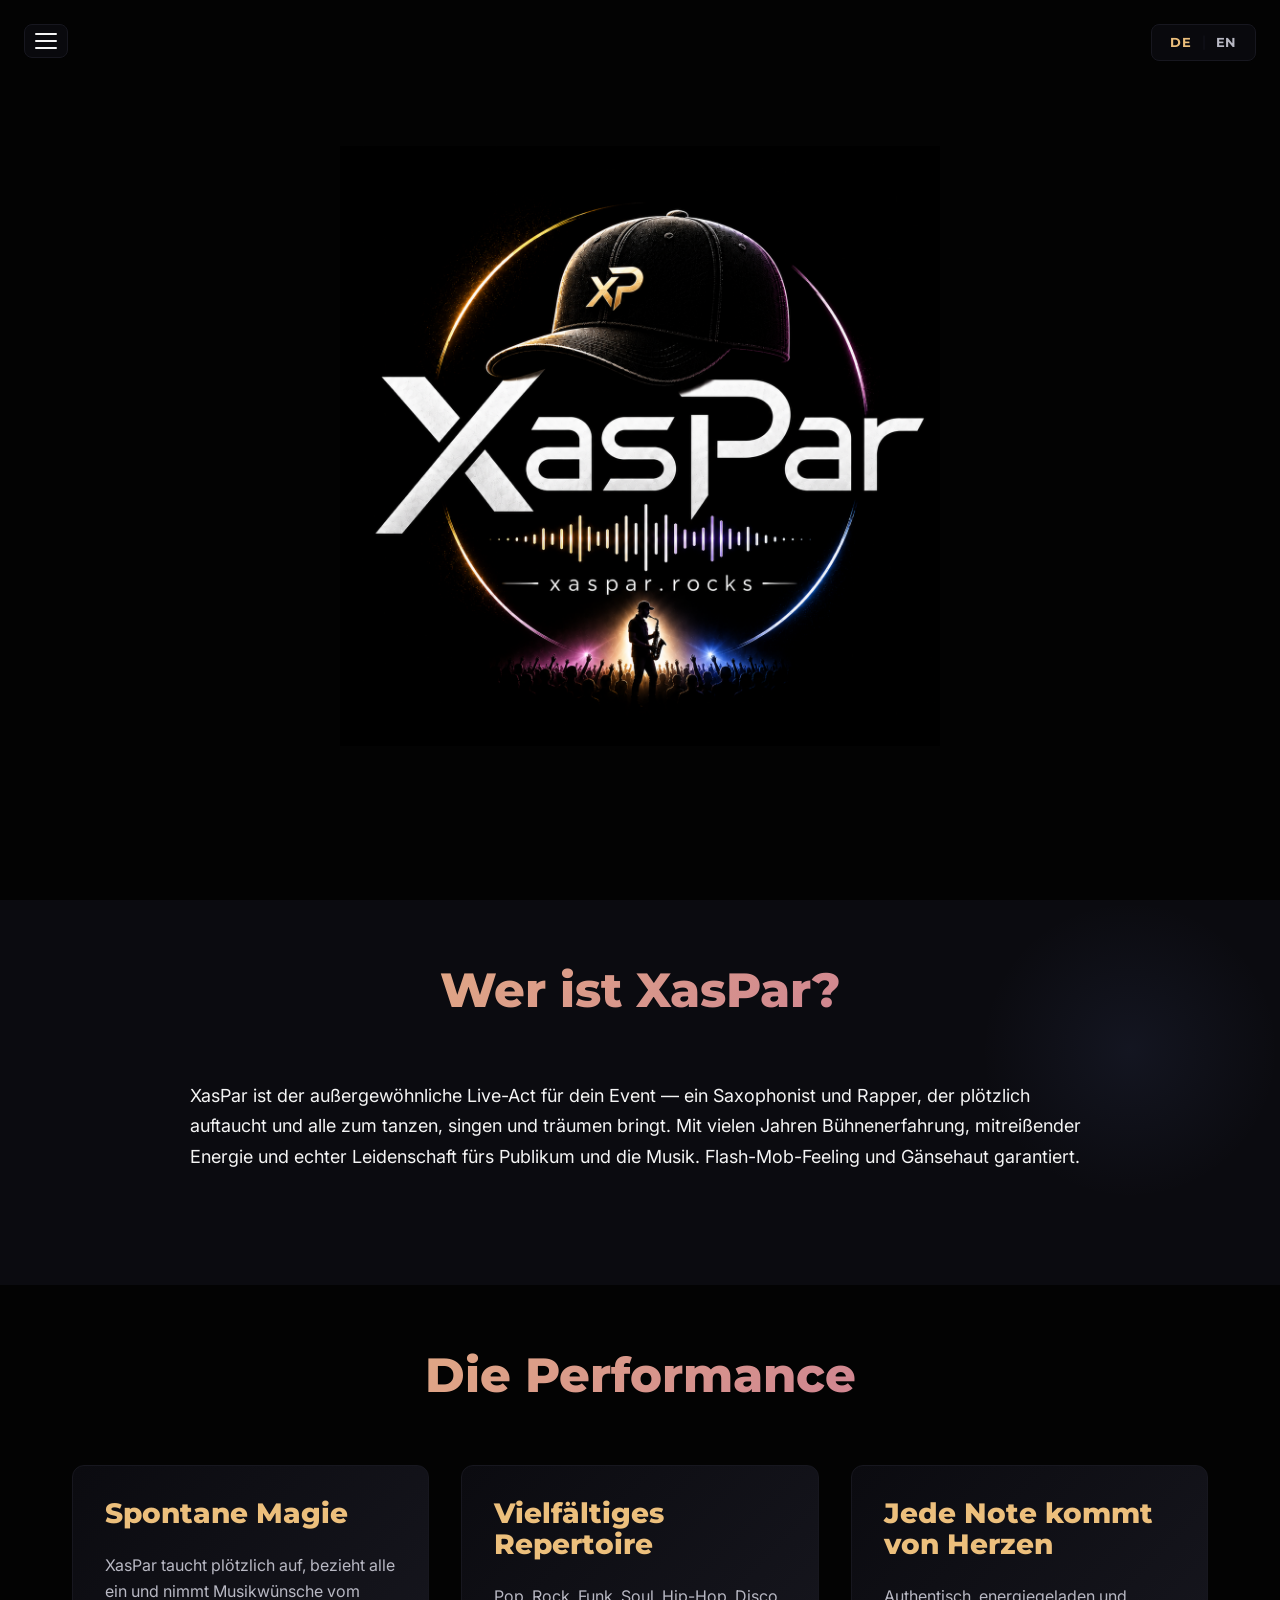
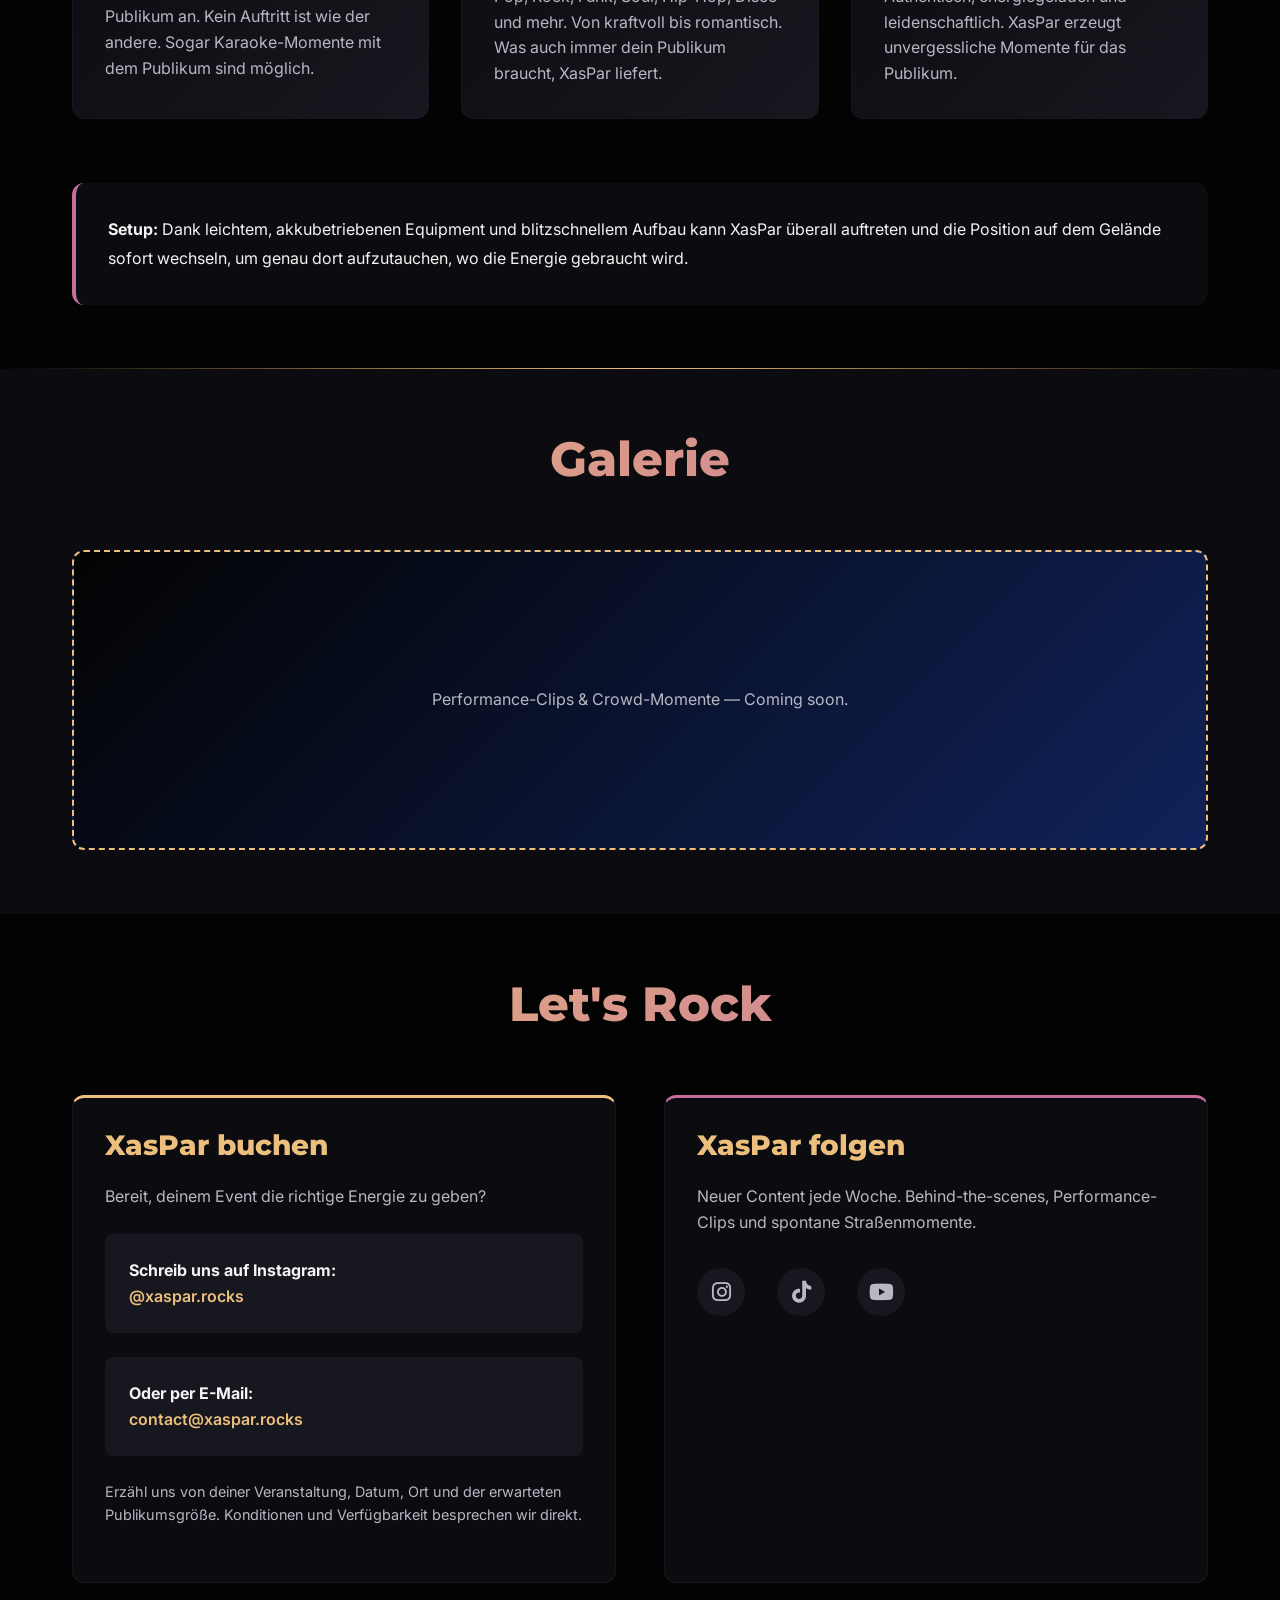
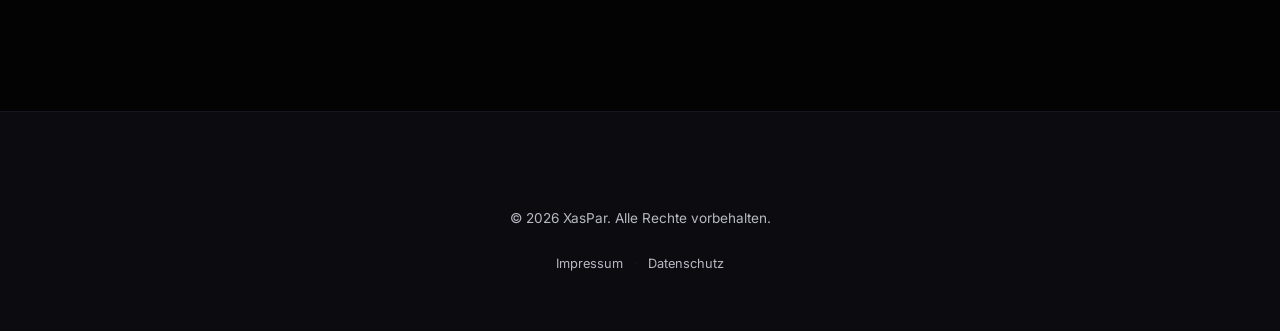
<file: index.html>
<!DOCTYPE html>
<html lang="de">
<head>
    <meta charset="UTF-8">
    <meta name="viewport" content="width=device-width, initial-scale=1.0">
    <meta name="description" content="XasPar - Saxophon und Rap für Festivals, Hochzeiten und Partys.">
    <meta name="theme-color" content="#030303">
    
    <title>XasPar — Spontane Live Saxophon &amp; Rap Show</title>
    
    <link rel="stylesheet" href="https://cdnjs.cloudflare.com/ajax/libs/font-awesome/6.4.0/css/all.min.css" integrity="sha512-iecdLmaskl7CVkqkXNQ/ZH/XLlvWZOJyj7Yy7tcenmpD1ypASozpmT/E0iPtmFIB46ZmdtAc9eNBvH0H/ZpiBw==" crossorigin="anonymous" referrerpolicy="no-referrer" />
    <link rel="stylesheet" href="styles.css">
    <link rel="preconnect" href="https://fonts.googleapis.com">
    <link rel="preconnect" href="https://fonts.gstatic.com" crossorigin>
    <link href="https://fonts.googleapis.com/css2?family=Inter:wght@400;500;600;700&family=Montserrat:wght@700;800;900&display=swap" rel="stylesheet">
</head>
<body>
    <!-- LANGUAGE SWITCHER -->
    <nav class="lang-switcher" aria-label="Language switcher">
        <button class="lang-btn active" data-lang="de" aria-pressed="true">DE</button>
        <span class="lang-divider">|</span>
        <button class="lang-btn" data-lang="en" aria-pressed="false">EN</button>
    </nav>

    <!-- HAMBURGER MENU -->
    <button class="hamburger-btn" id="hamburgerBtn" aria-label="Menü öffnen" aria-expanded="false">
        <span></span>
        <span></span>
        <span></span>
    </button>
    <nav class="hamburger-nav" id="hamburgerNav" aria-hidden="true">
        <ul>
            <li><a href="#about" data-i18n="footer-about">Über XasPar</a></li>
            <li><a href="#performance" data-i18n="footer-performance">Performance</a></li>
            <li><a href="#gallery" data-i18n="gallery-title">Galerie</a></li>
            <li><a href="#connect" data-i18n="footer-book">Kontakt</a></li>
        </ul>
    </nav>
    <div class="hamburger-overlay" id="hamburgerOverlay"></div>

    <!-- HERO SECTION -->
    <section class="hero">
        <div class="hero-content">
            <img src="img/logo.xaspar.png" alt="XasPar - Saxophone &amp; Rap Live Act" class="hero-logo">
        </div>
        <div class="hero-background"></div>
    </section>

    <!-- WHO IS XASPAR SECTION -->
    <section id="about" class="about">
        <div class="container">
            <h2 class="section-title" data-i18n="about-title">Wer ist XasPar?</h2>
            
            <div class="about-content">
                <div class="about-text">
                    <p class="lead" data-i18n="about-lead">XasPar ist der außergewöhnliche Live-Act für dein Event — ein Saxophonist und Rapper, der plötzlich auftaucht und alle zum tanzen, singen und träumen bringt. Mit vielen Jahren Bühnenerfahrung, mitreißender Energie und echter Leidenschaft fürs Publikum und die Musik. Flash-Mob-Feeling und Gänsehaut garantiert.</p>
                </div>
            </div>
        </div>
    </section>

    <!-- THE PERFORMANCE SECTION -->
    <section id="performance" class="performance">
        <div class="container">
            <h2 class="section-title" data-i18n="perf-title">Die Performance</h2>
            
            <div class="performance-benefits">
                <div class="benefit-card">
                    <h3 data-i18n="perf-card1-title">Spontane Magie</h3>
                    <p data-i18n="perf-card1-body">XasPar taucht plötzlich auf, bezieht alle ein und nimmt Musikwünsche vom Publikum an. Kein Auftritt ist wie der andere. Sogar Karaoke-Momente mit dem Publikum sind möglich.</p>
                </div>
                
                <div class="benefit-card">
                    <h3 data-i18n="perf-card2-title">Vielfältiges Repertoire</h3>
                    <p data-i18n="perf-card2-body">Pop, Rock, Funk, Soul, Hip-Hop, Disco und mehr. Von kraftvoll bis romantisch. Was auch immer dein Publikum braucht, XasPar liefert.</p>
                </div>
                
                <div class="benefit-card">
                    <h3 data-i18n="perf-card3-title">Jede Note kommt von Herzen</h3>
                    <p data-i18n="perf-card3-body">Authentisch, energiegeladen und leidenschaftlich. XasPar erzeugt unvergessliche Momente für das Publikum.</p>
                </div>
            </div>

            <div class="performance-highlight">
                <p data-i18n-html="perf-highlight"><strong>Setup:</strong> Dank leichtem, akkubetriebenen Equipment und blitzschnellem Aufbau kann XasPar überall auftreten und die Position auf dem Gelände sofort wechseln, um genau dort aufzutauchen, wo die Energie gebraucht wird.</p>
            </div>
        </div>
    </section>

    <!-- GALLERY PREVIEW SECTION -->
    <section id="gallery" class="gallery-preview">
        <div class="container">
            <h2 class="section-title" data-i18n="gallery-title">Galerie</h2>
            <div class="gallery-placeholder">
                <div class="placeholder-content">
                    <p data-i18n="gallery-placeholder">Performance-Clips &amp; Crowd-Momente — Coming soon.</p>
                </div>
            </div>
        </div>
    </section>

    <!-- BOOKING & SOCIAL SECTION -->
    <section id="connect" class="connect">
        <div class="container">
            <h2 class="section-title" data-i18n="connect-title">Let's Rock</h2>
            
            <div class="connect-content">
                <div class="booking-card">
                    <h3 data-i18n="booking-title">XasPar buchen</h3>
                    <p data-i18n="booking-intro">Bereit, deinem Event die richtige Energie zu geben?</p>
                    <p class="booking-instruction">
                        <span data-i18n-html="booking-instruction"><strong>Schreib uns auf Instagram:</strong></span><br>
                        <a href="https://instagram.com/xaspar.rocks" target="_blank" class="link">@xaspar.rocks</a>
                    </p>
                    <p class="booking-instruction">
                        <span data-i18n-html="booking-email-label"><strong>Oder per E-Mail:</strong></span><br>
                        <a class="js-email link" data-u="contact" data-d="xaspar.rocks"></a>
                    </p>
                    <p class="booking-note" data-i18n="booking-note">Erzähl uns von deiner Veranstaltung, Datum, Ort und der erwarteten Publikumsgröße. Konditionen und Verfügbarkeit besprechen wir direkt.</p>
                </div>

                <div class="social-links">
                    <h3 data-i18n="social-title">XasPar folgen</h3>
                    <p data-i18n="social-desc">Neuer Content jede Woche. Behind-the-scenes, Performance-Clips und spontane Straßenmomente.</p>
                    <div class="social-icons">
                        <a href="https://instagram.com/xaspar.rocks" target="_blank" class="social-icon" title="Instagram">
                            <i class="fab fa-instagram"></i>
                        </a>
                        <a href="https://tiktok.com/@xaspar.rocks" target="_blank" class="social-icon" title="TikTok">
                            <i class="fab fa-tiktok"></i>
                        </a>
                        <a href="https://youtube.com/@xaspar-rocks" target="_blank" class="social-icon" title="YouTube">
                            <i class="fab fa-youtube"></i>
                        </a>
                    </div>
                </div>
            </div>
        </div>
    </section>

    <!-- FOOTER -->
    <footer class="footer">
        <div class="container">
            <div class="footer-bottom">
                <p data-i18n="footer-copyright">&copy; 2026 XasPar. Alle Rechte vorbehalten.</p>
                <p class="footer-legal-links">
                    <a href="impressum.html">Impressum</a>
                    <span class="footer-legal-sep">·</span>
                    <a href="datenschutz.html">Datenschutz</a>
                </p>
            </div>
        </div>
    </footer>

    <script src="script.js"></script>

    <!-- SCROLL TO TOP -->
    <button class="scroll-top-btn" id="scrollTopBtn" aria-label="Zurück nach oben">
        <i class="fas fa-chevron-up"></i>
    </button>
</body>
</html>
</file>
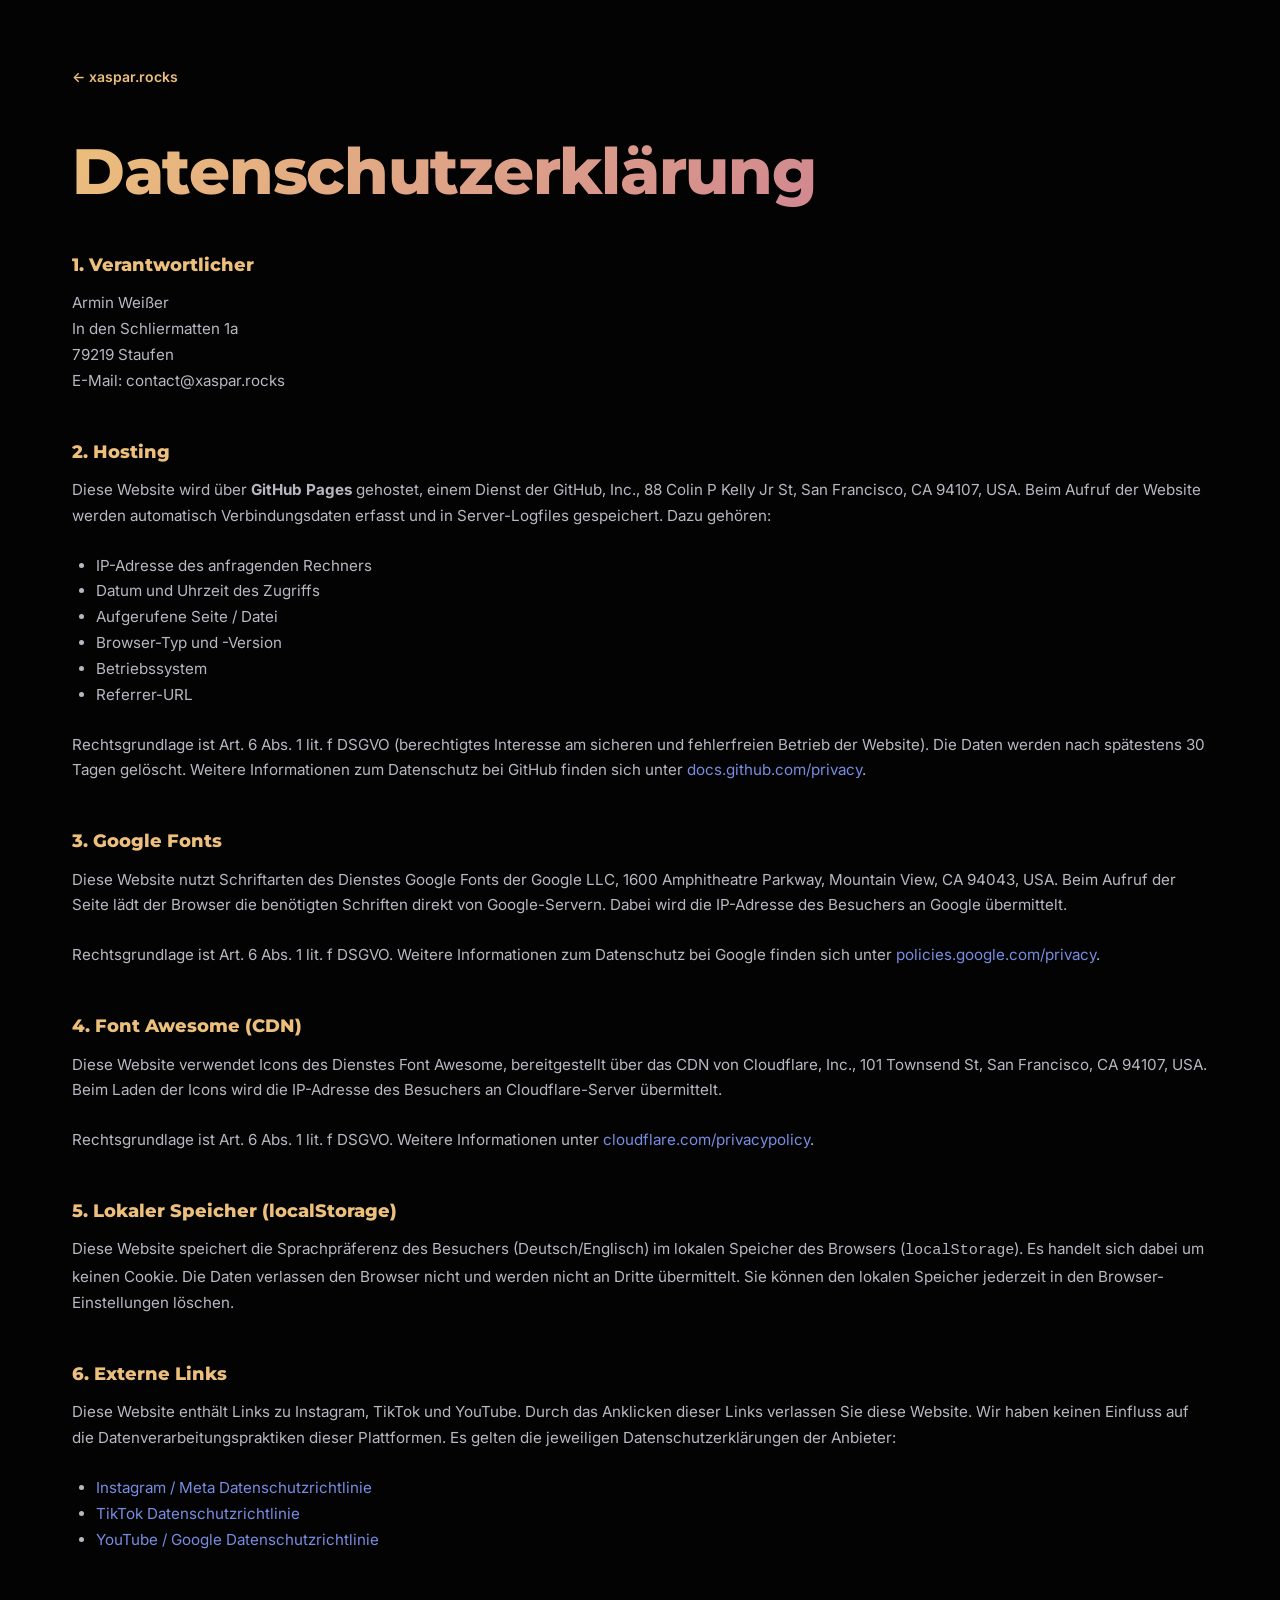
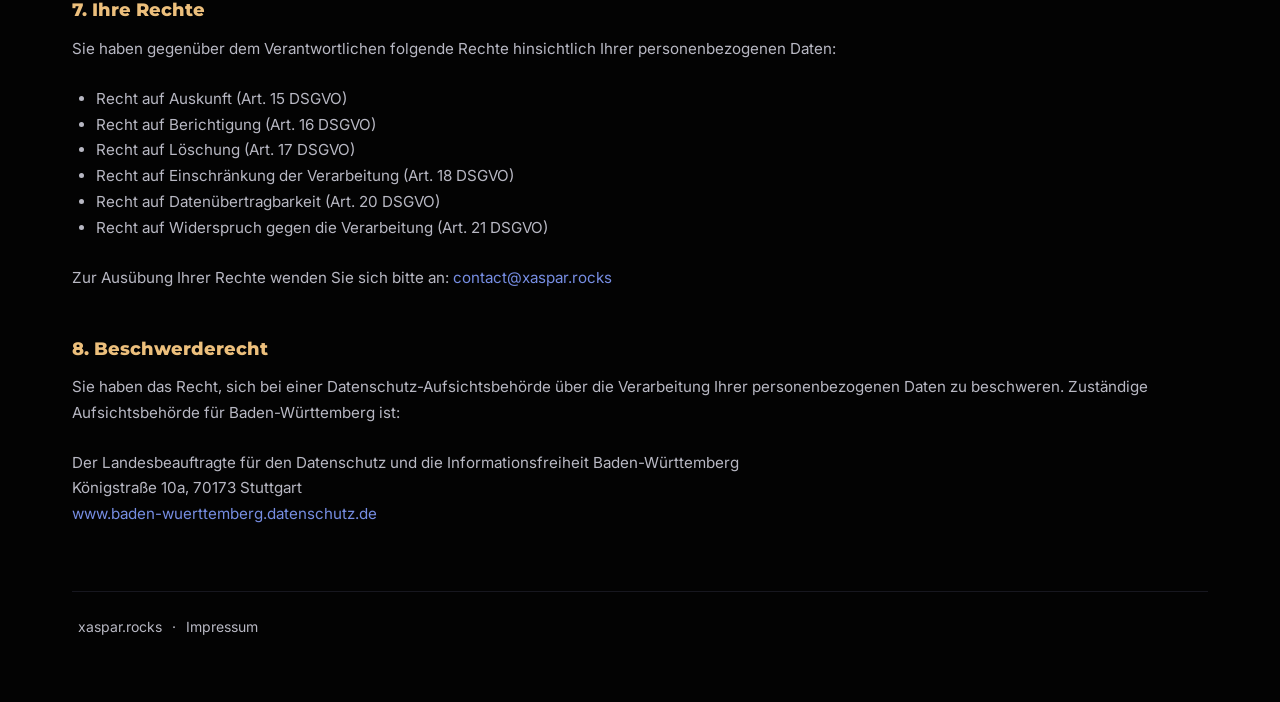
<file: datenschutz.html>
<!DOCTYPE html>
<html lang="de">
<head>
    <meta charset="UTF-8">
    <meta name="viewport" content="width=device-width, initial-scale=1.0">
    <meta name="robots" content="noindex, nofollow">
    <title>Datenschutzerklärung — XasPar</title>
    <link rel="stylesheet" href="styles.css">
    <link rel="preconnect" href="https://fonts.googleapis.com">
    <link rel="preconnect" href="https://fonts.gstatic.com" crossorigin>
    <link href="https://fonts.googleapis.com/css2?family=Inter:wght@400;500;600;700&family=Montserrat:wght@700;800;900&display=swap" rel="stylesheet">
</head>
<body>
    <div class="legal-page">
        <div class="container">

            <a href="index.html" class="legal-back">← xaspar.rocks</a>

            <h1>Datenschutzerklärung</h1>

            <h2>1. Verantwortlicher</h2>
            <p>
                Armin Weißer<br>
                In den Schliermatten 1a<br>
                79219 Staufen<br>
                E-Mail: <span class="js-email" data-u="contact" data-d="xaspar.rocks"></span>
            </p>

            <h2>2. Hosting</h2>
            <p>Diese Website wird über <strong>GitHub Pages</strong> gehostet, einem Dienst der GitHub, Inc., 88 Colin P Kelly Jr St, San Francisco, CA 94107, USA. Beim Aufruf der Website werden automatisch Verbindungsdaten erfasst und in Server-Logfiles gespeichert. Dazu gehören:</p>
            <ul>
                <li>IP-Adresse des anfragenden Rechners</li>
                <li>Datum und Uhrzeit des Zugriffs</li>
                <li>Aufgerufene Seite / Datei</li>
                <li>Browser-Typ und -Version</li>
                <li>Betriebssystem</li>
                <li>Referrer-URL</li>
            </ul>
            <p>Rechtsgrundlage ist Art. 6 Abs. 1 lit. f DSGVO (berechtigtes Interesse am sicheren und fehlerfreien Betrieb der Website). Die Daten werden nach spätestens 30 Tagen gelöscht. Weitere Informationen zum Datenschutz bei GitHub finden sich unter <a href="https://docs.github.com/en/site-policy/privacy-policies/github-general-privacy-statement" target="_blank" rel="noopener noreferrer">docs.github.com/privacy</a>.</p>

            <h2>3. Google Fonts</h2>
            <p>Diese Website nutzt Schriftarten des Dienstes Google Fonts der Google LLC, 1600 Amphitheatre Parkway, Mountain View, CA 94043, USA. Beim Aufruf der Seite lädt der Browser die benötigten Schriften direkt von Google-Servern. Dabei wird die IP-Adresse des Besuchers an Google übermittelt.</p>
            <p>Rechtsgrundlage ist Art. 6 Abs. 1 lit. f DSGVO. Weitere Informationen zum Datenschutz bei Google finden sich unter <a href="https://policies.google.com/privacy" target="_blank" rel="noopener noreferrer">policies.google.com/privacy</a>.</p>

            <h2>4. Font Awesome (CDN)</h2>
            <p>Diese Website verwendet Icons des Dienstes Font Awesome, bereitgestellt über das CDN von Cloudflare, Inc., 101 Townsend St, San Francisco, CA 94107, USA. Beim Laden der Icons wird die IP-Adresse des Besuchers an Cloudflare-Server übermittelt.</p>
            <p>Rechtsgrundlage ist Art. 6 Abs. 1 lit. f DSGVO. Weitere Informationen unter <a href="https://www.cloudflare.com/privacypolicy/" target="_blank" rel="noopener noreferrer">cloudflare.com/privacypolicy</a>.</p>

            <h2>5. Lokaler Speicher (localStorage)</h2>
            <p>Diese Website speichert die Sprachpräferenz des Besuchers (Deutsch/Englisch) im lokalen Speicher des Browsers (<code>localStorage</code>). Es handelt sich dabei um keinen Cookie. Die Daten verlassen den Browser nicht und werden nicht an Dritte übermittelt. Sie können den lokalen Speicher jederzeit in den Browser-Einstellungen löschen.</p>

            <h2>6. Externe Links</h2>
            <p>Diese Website enthält Links zu Instagram, TikTok und YouTube. Durch das Anklicken dieser Links verlassen Sie diese Website. Wir haben keinen Einfluss auf die Datenverarbeitungspraktiken dieser Plattformen. Es gelten die jeweiligen Datenschutzerklärungen der Anbieter:</p>
            <ul>
                <li><a href="https://privacycenter.instagram.com/" target="_blank" rel="noopener noreferrer">Instagram / Meta Datenschutzrichtlinie</a></li>
                <li><a href="https://www.tiktok.com/legal/page/eea/privacy-policy/de-DE" target="_blank" rel="noopener noreferrer">TikTok Datenschutzrichtlinie</a></li>
                <li><a href="https://policies.google.com/privacy" target="_blank" rel="noopener noreferrer">YouTube / Google Datenschutzrichtlinie</a></li>
            </ul>

            <h2>7. Ihre Rechte</h2>
            <p>Sie haben gegenüber dem Verantwortlichen folgende Rechte hinsichtlich Ihrer personenbezogenen Daten:</p>
            <ul>
                <li>Recht auf Auskunft (Art. 15 DSGVO)</li>
                <li>Recht auf Berichtigung (Art. 16 DSGVO)</li>
                <li>Recht auf Löschung (Art. 17 DSGVO)</li>
                <li>Recht auf Einschränkung der Verarbeitung (Art. 18 DSGVO)</li>
                <li>Recht auf Datenübertragbarkeit (Art. 20 DSGVO)</li>
                <li>Recht auf Widerspruch gegen die Verarbeitung (Art. 21 DSGVO)</li>
            </ul>
            <p>Zur Ausübung Ihrer Rechte wenden Sie sich bitte an: <a class="js-email" data-u="contact" data-d="xaspar.rocks"></a></p>

            <h2>8. Beschwerderecht</h2>
            <p>Sie haben das Recht, sich bei einer Datenschutz-Aufsichtsbehörde über die Verarbeitung Ihrer personenbezogenen Daten zu beschweren. Zuständige Aufsichtsbehörde für Baden-Württemberg ist:</p>
            <p>
                Der Landesbeauftragte für den Datenschutz und die Informationsfreiheit Baden-Württemberg<br>
                Königstraße 10a, 70173 Stuttgart<br>
                <a href="https://www.baden-wuerttemberg.datenschutz.de" target="_blank" rel="noopener noreferrer">www.baden-wuerttemberg.datenschutz.de</a>
            </p>

            <footer class="legal-footer">
                <a href="index.html">xaspar.rocks</a>
                <span>·</span>
                <a href="impressum.html">Impressum</a>
            </footer>

        </div>
    </div>
    <script>
        document.querySelectorAll('.js-email').forEach(function(el) {
            var email = el.getAttribute('data-u') + '\u0040' + el.getAttribute('data-d');
            if (el.tagName === 'A') { el.href = 'mailto:' + email; }
            el.textContent = email;
        });
    </script>
</body>
</html>
</file>
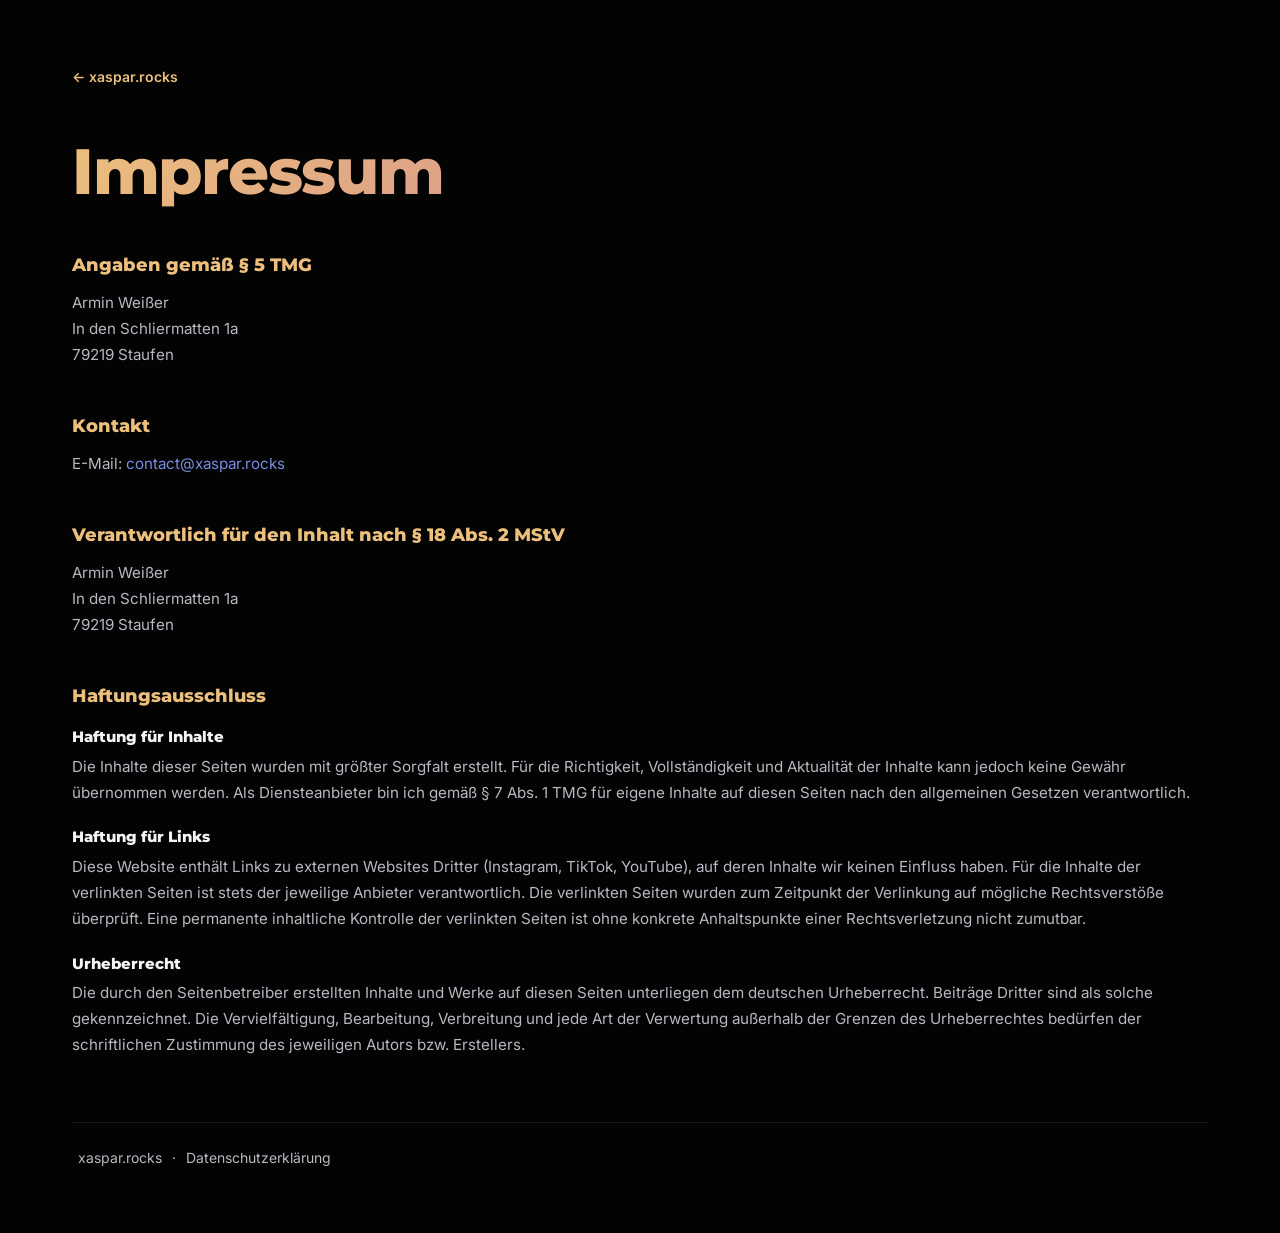
<file: impressum.html>
<!DOCTYPE html>
<html lang="de">
<head>
    <meta charset="UTF-8">
    <meta name="viewport" content="width=device-width, initial-scale=1.0">
    <meta name="robots" content="noindex, nofollow">
    <title>Impressum — XasPar</title>
    <link rel="stylesheet" href="styles.css">
    <link rel="preconnect" href="https://fonts.googleapis.com">
    <link rel="preconnect" href="https://fonts.gstatic.com" crossorigin>
    <link href="https://fonts.googleapis.com/css2?family=Inter:wght@400;500;600;700&family=Montserrat:wght@700;800;900&display=swap" rel="stylesheet">
</head>
<body>
    <div class="legal-page">
        <div class="container">

            <a href="index.html" class="legal-back">← xaspar.rocks</a>

            <h1>Impressum</h1>

            <h2>Angaben gemäß § 5 TMG</h2>
            <p>
                Armin Weißer<br>
                In den Schliermatten 1a<br>
                79219 Staufen
            </p>

            <h2>Kontakt</h2>
            <p>E-Mail: <a class="js-email" data-u="contact" data-d="xaspar.rocks"></a></p>

            <h2>Verantwortlich für den Inhalt nach § 18 Abs. 2 MStV</h2>
            <p>
                Armin Weißer<br>
                In den Schliermatten 1a<br>
                79219 Staufen
            </p>

            <h2>Haftungsausschluss</h2>

            <h3>Haftung für Inhalte</h3>
            <p>Die Inhalte dieser Seiten wurden mit größter Sorgfalt erstellt. Für die Richtigkeit, Vollständigkeit und Aktualität der Inhalte kann jedoch keine Gewähr übernommen werden. Als Diensteanbieter bin ich gemäß § 7 Abs. 1 TMG für eigene Inhalte auf diesen Seiten nach den allgemeinen Gesetzen verantwortlich.</p>

            <h3>Haftung für Links</h3>
            <p>Diese Website enthält Links zu externen Websites Dritter (Instagram, TikTok, YouTube), auf deren Inhalte wir keinen Einfluss haben. Für die Inhalte der verlinkten Seiten ist stets der jeweilige Anbieter verantwortlich. Die verlinkten Seiten wurden zum Zeitpunkt der Verlinkung auf mögliche Rechtsverstöße überprüft. Eine permanente inhaltliche Kontrolle der verlinkten Seiten ist ohne konkrete Anhaltspunkte einer Rechtsverletzung nicht zumutbar.</p>

            <h3>Urheberrecht</h3>
            <p>Die durch den Seitenbetreiber erstellten Inhalte und Werke auf diesen Seiten unterliegen dem deutschen Urheberrecht. Beiträge Dritter sind als solche gekennzeichnet. Die Vervielfältigung, Bearbeitung, Verbreitung und jede Art der Verwertung außerhalb der Grenzen des Urheberrechtes bedürfen der schriftlichen Zustimmung des jeweiligen Autors bzw. Erstellers.</p>

            <footer class="legal-footer">
                <a href="index.html">xaspar.rocks</a>
                <span>·</span>
                <a href="datenschutz.html">Datenschutzerklärung</a>
            </footer>

        </div>
    </div>
    <script>
        document.querySelectorAll('.js-email').forEach(function(el) {
            var email = el.getAttribute('data-u') + '\u0040' + el.getAttribute('data-d');
            if (el.tagName === 'A') { el.href = 'mailto:' + email; }
            el.textContent = email;
        });
    </script>
</body>
</html>
</file>
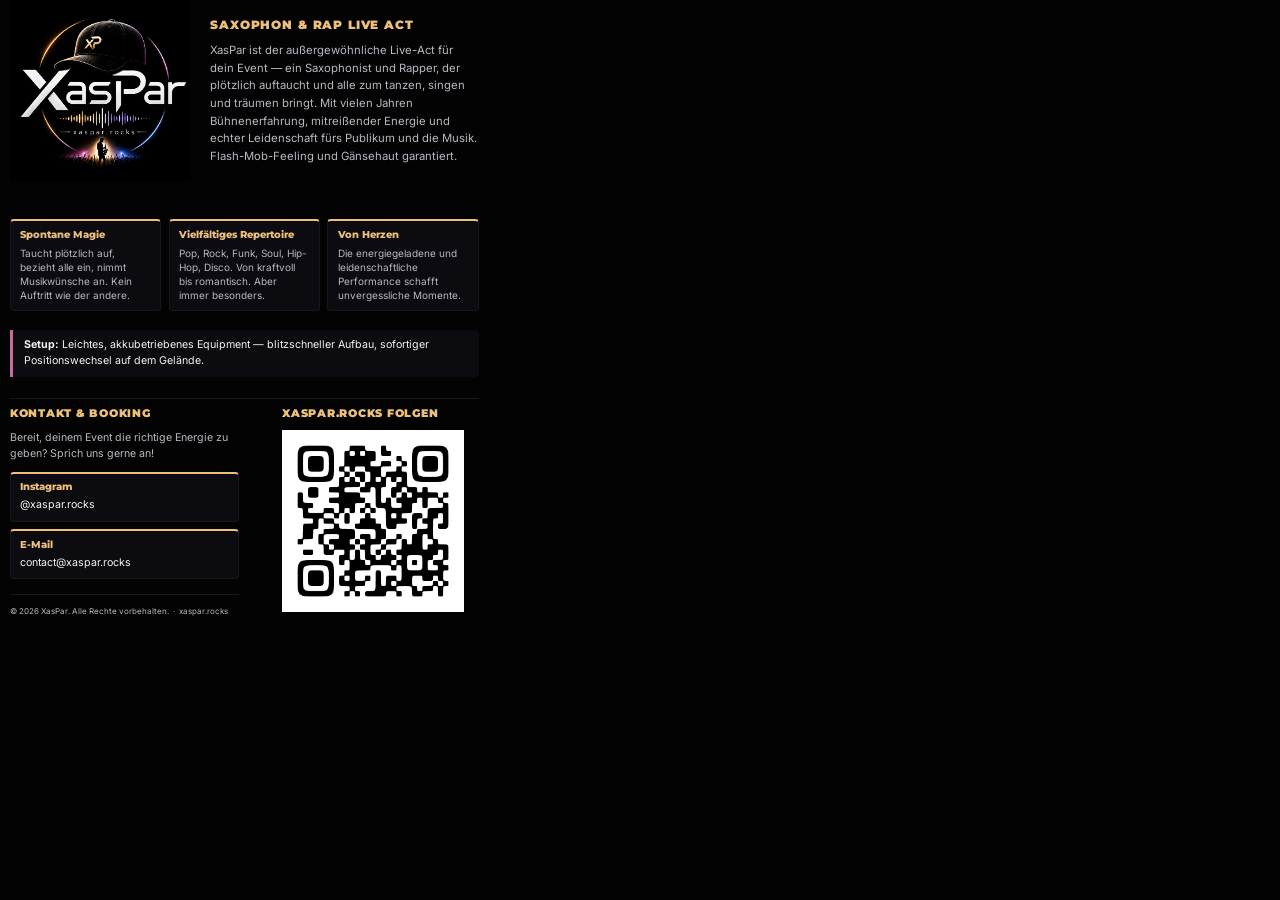
<file: print.html>
<!DOCTYPE html>
<html lang="de">
<head>
    <meta charset="UTF-8">
    <meta name="viewport" content="width=device-width, initial-scale=1.0">
    <meta name="robots" content="noindex, nofollow">
    <title>XasPar — Druckversion</title>
    <link rel="preconnect" href="https://fonts.googleapis.com">
    <link rel="preconnect" href="https://fonts.gstatic.com" crossorigin>
    <link href="https://fonts.googleapis.com/css2?family=Inter:wght@400;500;600;700&family=Montserrat:wght@700;800;900&display=swap" rel="stylesheet">
    <style>
        @page {
            size: A5;
            margin: 11mm 12mm;
            background: #030303;
        }

        * {
            margin: 0;
            padding: 0;
            box-sizing: border-box;
            print-color-adjust: exact;
            -webkit-print-color-adjust: exact;
        }

        body {
            font-family: 'Inter', sans-serif;
            font-size: 8.5pt;
            line-height: 1.5;
            color: #F4F4F4;
            background: #030303;
            width: 124mm; /* 148 - 2×12 */
            margin-left: 10px;
            margin-right: 10px;
        }

        h2, h3 {
            font-family: 'Montserrat', sans-serif;
            font-weight: 800;
            line-height: 1.2;
        }

        /* ── Hero: logo centre + about text right ── */
        .hero-block {
            display: grid;
            grid-template-columns: 48mm 1fr;
            gap: 5mm;
            align-items: center;
            padding-bottom: 5mm;
            margin-bottom: 5mm;
        }

        .hero-block img {
            width: 48mm;
            height: auto;
            display: block;
        }

        .hero-text .tagline {
            font-family: 'Montserrat', sans-serif;
            font-weight: 900;
            font-size: 9pt;
            text-transform: uppercase;
            letter-spacing: 0.07em;
            color: #ECBF7C;
            margin-bottom: 2mm;
        }

        .hero-text p {
            font-size: 8.5pt;
            color: #B8B8C3;
            line-height: 1.55;
        }

        /* ── Sections ── */
        .section {
            margin-bottom: 2.5mm;
            padding-bottom: 2.5mm;
            border-bottom: 0.5pt solid #17171F;
        }

        .section:last-of-type {
            border-bottom: none;
        }

        .section-title {
            font-family: 'Montserrat', sans-serif;
            font-weight: 900;
            font-size: 8pt;
            text-transform: uppercase;
            letter-spacing: 0.07em;
            color: #ECBF7C;
            margin-bottom: 2.5mm;
        }

        /* ── Performance cards ── */
        .cards {
            display: grid;
            grid-template-columns: repeat(3, 1fr);
            gap: 2mm;
            margin-bottom: 3mm;
        }

        .card {
            padding: 2mm 2.5mm;
            background: #0B0B10;
            border: 0.5pt solid #17171F;
            border-top: 2pt solid #ECBF7C;
            border-radius: 1mm;
        }

        .card h3 {
            font-size: 7.5pt;
            color: #ECBF7C;
            margin-bottom: 1.5mm;
        }

        .card p {
            font-size: 7.5pt;
            color: #B8B8C3;
            line-height: 1.4;
        }

        .highlight {
            background: #0B0B10;
            padding: 2mm 3mm;
            border-left: 2.5pt solid #C46D9A;
            border-radius: 0 1mm 1mm 0;
            font-size: 8pt;
            color: #F4F4F4;
            line-height: 1.5;
            margin-top: 5mm;
            margin-bottom: 3mm;
        }

        /* ── Contact + Social: side by side ── */
        .bottom-grid {
            display: grid;
            grid-template-columns: 1fr 1fr;
            gap: 3mm;
        }

        .contact-intro {
            font-size: 8pt;
            color: #B8B8C3;
            margin-bottom: 2.5mm;
        }

        .contact-items {
            display: flex;
            flex-direction: column;
            gap: 2mm;
        }

        .contact-item {
            padding: 2mm 2.5mm;
            background: #0B0B10;
            border: 0.5pt solid #17171F;
            border-top: 1.5pt solid #ECBF7C;
            border-radius: 1mm;
        }

        .contact-item h3 {
            font-size: 7.5pt;
            color: #ECBF7C;
            margin-bottom: 1mm;
        }

        .contact-item p,
        .contact-item a {
            font-size: 8pt;
            color: #F4F4F4;
            text-decoration: none;
        }

        .social-desc {
            font-size: 8pt;
            color: #B8B8C3;
            margin-bottom: 2mm;
        }

        .social-list {
            list-style: none;
            font-size: 8pt;
            color: #B8B8C3;
            line-height: 1.7;
        }

        /* ── Footer ── */
        .print-footer {
            margin-top: 4mm;
            padding-top: 2.5mm;
            border-top: 0.5pt solid #17171F;
            text-align: left;
            font-size: 6pt;
            color: #B8B8C3;
        }
    </style>
</head>
<body>

    <!-- Logo (centre) + About text (right) -->
    <div class="hero-block">
        <img src="img/logo.xaspar.png" alt="XasPar">
        <div class="hero-text">
            <p class="tagline">Saxophon &amp; Rap Live Act</p>
            <p>XasPar ist der außergewöhnliche Live-Act für dein Event — ein Saxophonist und Rapper, der plötzlich auftaucht und alle zum tanzen, singen und träumen bringt. Mit vielen Jahren Bühnenerfahrung, mitreißender Energie und echter Leidenschaft fürs Publikum und die Musik. Flash-Mob-Feeling und Gänsehaut garantiert.</p>
        </div>
    </div>

    <!-- Performance -->
    <div class="section">
        <div class="cards">
            <div class="card">
                <h3>Spontane Magie</h3>
                <p>Taucht plötzlich auf, bezieht alle ein, nimmt Musikwünsche an. Kein Auftritt wie der andere.</p>
            </div>
            <div class="card">
                <h3>Vielfältiges Repertoire</h3>
                <p>Pop, Rock, Funk, Soul, Hip-Hop, Disco. Von kraftvoll bis romantisch. Aber immer besonders.</p>
            </div>
            <div class="card">
                <h3>Von Herzen</h3>
                <p>Die energiegeladene und leidenschaftliche Performance schafft unvergessliche Momente.</p>
            </div>
        </div>
        <div class="highlight">
            <strong>Setup:</strong> Leichtes, akkubetriebenes Equipment — blitzschneller Aufbau, sofortiger Positionswechsel auf dem Gelände.
        </div>
    </div>

    <!-- Contact + Social -->
    <div class="section">
        <div class="bottom-grid">
            <div>
                <h2 class="section-title">Kontakt &amp; Booking</h2>
                <p class="contact-intro">Bereit, deinem Event die richtige Energie zu geben? Sprich uns gerne an!</p>
                <div class="contact-items">
                    <div class="contact-item">
                        <h3>Instagram</h3>
                        <p>@xaspar.rocks</p>
                    </div>
                    <div class="contact-item">
                        <h3>E-Mail</h3>
                        <p>contact@xaspar.rocks</p>
                    </div>
                </div>
                <div class="print-footer">
                    © 2026 XasPar. Alle Rechte vorbehalten. &nbsp;·&nbsp; xaspar.rocks
                </div>
            </div>
            <div style="display: flex; flex-direction: column; align-items: flex-end;">
                <div style="margin-right: 4mm;">
                    <h2 class="section-title">XasPar.rocks folgen</h2>
                    <img src="img/qr-code.xaspar.png" alt="QR Code — xaspar.rocks" style="width: 48mm; display: block;">
                </div>
            </div>
        </div>
    </div>

</body>
</html>
</file>
<file: styles.css>
/* =============================================
   XasPar Brand — CSS Design System
   Color Palette: Urban Dark + Gold/Neon Accents
   ============================================= */

:root {
    /* Color Palette */
    --bg-night-black: #030303;
    --bg-elevated-dark: #0B0B10;
    --bg-soft-charcoal: #17171F;
    --text-primary: #F4F4F4;
    --text-secondary: #B8B8C3;
    --accent-gold: #ECBF7C;
    --accent-amber: #BA7F4A;
    --accent-violet: #C46D9A;
    --accent-blue: #768DE2;
    --accent-deep-blue: #10225A;
    
    /* Typography */
    --font-display: 'Montserrat', sans-serif;
    --font-body: 'Inter', sans-serif;
    
    /* Spacing */
    --spacing-xs: 0.5rem;
    --spacing-sm: 1rem;
    --spacing-md: 1.5rem;
    --spacing-lg: 2rem;
    --spacing-xl: 3rem;
    --spacing-2xl: 4rem;
    
    /* Border Radius */
    --radius-sm: 0.375rem;
    --radius-md: 0.5rem;
    --radius-lg: 0.75rem;
    
    /* Shadows */
    --shadow-sm: 0 1px 2px rgba(0, 0, 0, 0.5);
    --shadow-md: 0 4px 6px rgba(0, 0, 0, 0.7);
    --shadow-lg: 0 10px 15px rgba(0, 0, 0, 0.9);
}

/* =============================================
   GLOBAL STYLES
   ============================================= */

* {
    margin: 0;
    padding: 0;
    box-sizing: border-box;
}

html {
    scroll-behavior: smooth;
}

body {
    font-family: var(--font-body);
    background-color: var(--bg-night-black);
    color: var(--text-primary);
    line-height: 1.6;
    overflow-x: hidden;
}

/* =============================================
   TYPOGRAPHY
   ============================================= */

h1, h2, h3, h4, h5, h6 {
    font-family: var(--font-display);
    font-weight: 800;
    line-height: 1.1;
    margin-bottom: var(--spacing-md);
}

h1 {
    font-size: clamp(2rem, 8vw, 4rem);
    letter-spacing: -0.02em;
}

h2 {
    font-size: clamp(1.75rem, 6vw, 3rem);
}

h3 {
    font-size: clamp(1.25rem, 4vw, 1.75rem);
}

p {
    margin-bottom: var(--spacing-md);
    color: var(--text-secondary);
}

p.lead {
    font-size: 1.125rem;
    color: var(--text-primary);
    margin-bottom: var(--spacing-lg);
    line-height: 1.7;
}

a {
    color: var(--accent-blue);
    text-decoration: none;
    transition: color 0.3s ease;
}

a:hover {
    color: var(--accent-gold);
}

/* =============================================
   LAYOUT & CONTAINER
   ============================================= */

.container {
    width: 100%;
    max-width: 1200px;
    margin: 0 auto;
    padding: 0 var(--spacing-lg);
}

section {
    padding: var(--spacing-2xl) 0;
}

section[id] {
    scroll-margin-top: 20px;
}

.section-title {
    text-align: center;
    margin-bottom: var(--spacing-2xl);
    background: linear-gradient(135deg, var(--accent-gold), var(--accent-violet));
    -webkit-background-clip: text;
    -webkit-text-fill-color: transparent;
    background-clip: text;
}

/* =============================================
   HERO SECTION
   ============================================= */

.hero {
    position: relative;
    min-height: 100vh;
    min-height: 100dvh;
    display: flex;
    align-items: center;
    justify-content: center;
    overflow: hidden;
    padding: var(--spacing-2xl) var(--spacing-lg);
}

.hero-background {
    position: absolute;
    inset: 0;
    background: var(--bg-night-black);
    z-index: -1;
}



.hero-content {
    position: relative;
    z-index: 1;
    text-align: center;
    width: 100%;
}

.hero-logo {
    width: 100%;
    max-width: 500px;
    height: auto;
    object-fit: contain;
}

/* =============================================
   ABOUT SECTION
   ============================================= */

#about {
    background-color: var(--bg-elevated-dark);
    position: relative;
}

#about::before {
    content: '';
    position: absolute;
    top: 0;
    right: 0;
    width: 300px;
    height: 300px;
    background: radial-gradient(circle, var(--accent-blue) 0%, transparent 70%);
    opacity: 0.08;
}

.about-content {
    position: relative;
    z-index: 1;
}

.about-text {
    margin-bottom: var(--spacing-xl);
    max-width: 900px;
    margin-left: auto;
    margin-right: auto;
}

/* =============================================
   PERFORMANCE SECTION
   ============================================= */

#performance {
    background-color: var(--bg-night-black);
    position: relative;
}

#performance::after {
    content: '';
    position: absolute;
    bottom: 0;
    left: 0;
    width: 100%;
    height: 1px;
    background: linear-gradient(90deg, transparent, var(--accent-gold), transparent);
}

.performance-benefits {
    display: grid;
    grid-template-columns: repeat(auto-fit, minmax(280px, 1fr));
    gap: var(--spacing-lg);
    margin-bottom: var(--spacing-2xl);
}

.benefit-card {
    background: linear-gradient(135deg, var(--bg-elevated-dark), var(--bg-soft-charcoal));
    padding: var(--spacing-lg);
    border-radius: var(--radius-lg);
    border: 1px solid var(--bg-soft-charcoal);
    transition: all 0.3s ease;
    position: relative;
    overflow: hidden;
}

.benefit-card::before {
    content: '';
    position: absolute;
    top: 0;
    left: 0;
    right: 0;
    height: 3px;
    background: linear-gradient(90deg, var(--accent-gold), var(--accent-violet), var(--accent-blue));
    transform: scaleX(0);
    transform-origin: left;
    transition: transform 0.3s ease;
}

.benefit-card:hover {
    border-color: var(--accent-gold);
    transform: translateY(-4px);
    box-shadow: var(--shadow-md);
}

.benefit-card:hover::before {
    transform: scaleX(1);
}

.benefit-card h3 {
    color: var(--accent-gold);
    margin-bottom: var(--spacing-md);
}

.benefit-card p {
    color: var(--text-secondary);
    margin: 0;
}

.performance-highlight {
    background-color: var(--bg-elevated-dark);
    padding: var(--spacing-lg);
    border-radius: var(--radius-lg);
    border-left: 4px solid var(--accent-violet);
    margin-top: var(--spacing-xl);
}

.performance-highlight p {
    color: var(--text-primary);
    margin: 0;
    line-height: 1.8;
}

/* =============================================
   GALLERY PREVIEW SECTION
   ============================================= */

#gallery {
    background-color: var(--bg-elevated-dark);
}

.gallery-note {
    text-align: center;
    color: var(--text-secondary);
    margin-bottom: var(--spacing-xl);
}

.gallery-placeholder {
    background: linear-gradient(135deg, var(--bg-night-black), var(--accent-deep-blue));
    border: 2px dashed var(--accent-gold);
    border-radius: var(--radius-lg);
    padding: var(--spacing-2xl);
    text-align: center;
    min-height: 300px;
    display: flex;
    align-items: center;
    justify-content: center;
}

.placeholder-content {
    color: var(--text-secondary);
}

.placeholder-content p {
    font-size: 1rem;
    margin: 0;
}

/* =============================================
   CONNECT SECTION
   ============================================= */

#connect {
    background-color: var(--bg-night-black);
}

.connect-content {
    display: grid;
    grid-template-columns: repeat(auto-fit, minmax(280px, 1fr));
    gap: var(--spacing-xl);
}

.booking-card,
.social-links {
    background-color: var(--bg-elevated-dark);
    padding: var(--spacing-lg);
    border-radius: var(--radius-lg);
    border: 1px solid var(--bg-soft-charcoal);
}

.booking-card {
    border-top: 3px solid var(--accent-gold);
}

.social-links {
    border-top: 3px solid var(--accent-violet);
}

.booking-card h3,
.social-links h3 {
    color: var(--accent-gold);
}

.booking-instruction {
    background-color: var(--bg-soft-charcoal);
    padding: var(--spacing-md);
    border-radius: var(--radius-md);
    margin: var(--spacing-md) 0;
    color: var(--text-primary);
}

.booking-note {
    font-size: 0.9rem;
    color: var(--text-secondary);
}

.link {
    color: var(--accent-gold);
    font-weight: 600;
}

.link:hover {
    color: var(--accent-amber);
}

.social-icons {
    display: flex;
    gap: var(--spacing-lg);
    margin-top: var(--spacing-lg);
}

.social-icon {
    display: flex;
    align-items: center;
    justify-content: center;
    width: 48px;
    height: 48px;
    border-radius: 50%;
    background-color: var(--bg-soft-charcoal);
    color: var(--text-secondary);
    font-size: 1.375rem;
    transition: all 0.3s ease;
    text-decoration: none;
    border: 1px solid transparent;
}

.social-icon:hover {
    transform: translateY(-3px);
    border-color: var(--accent-gold);
    color: var(--accent-gold);
    background-color: var(--bg-elevated-dark);
    box-shadow: 0 5px 15px rgba(236, 191, 124, 0.15);
}

/* =============================================
   FOOTER
   ============================================= */

.footer {
    background-color: var(--bg-elevated-dark);
    border-top: 1px solid var(--bg-soft-charcoal);
    padding: var(--spacing-2xl) 0 var(--spacing-lg);
    margin-top: var(--spacing-2xl);
}

.footer-content {
    display: grid;
    grid-template-columns: repeat(auto-fit, minmax(200px, 1fr));
    gap: var(--spacing-xl);
    margin-bottom: var(--spacing-xl);
}

.footer-section h4 {
    color: var(--accent-gold);
    font-size: 1rem;
    margin-bottom: var(--spacing-md);
    text-transform: uppercase;
    letter-spacing: 0.05em;
}

.footer-section p,
.footer-section ul {
    color: var(--text-secondary);
    font-size: 0.9rem;
    line-height: 1.8;
}

.footer-section ul {
    list-style: none;
}

.footer-section a {
    color: var(--text-secondary);
    transition: color 0.3s ease;
}

.footer-section a:hover {
    color: var(--accent-gold);
}

.footer-bottom {
    text-align: center;
    padding-top: var(--spacing-lg);
    color: var(--text-secondary);
    font-size: 0.85rem;
}

/* Scroll to top button */
.scroll-top-btn {
    position: fixed;
    bottom: var(--spacing-lg);
    right: var(--spacing-lg);
    z-index: 1001;
    width: 44px;
    height: 44px;
    background: rgba(11, 11, 16, 0.85);
    backdrop-filter: blur(8px);
    border: 1px solid var(--bg-soft-charcoal);
    border-radius: 50%;
    color: var(--text-primary);
    font-size: 1rem;
    cursor: pointer;
    display: flex;
    align-items: center;
    justify-content: center;
    opacity: 0;
    pointer-events: none;
    transform: translateY(8px);
    transition: opacity 0.3s ease, transform 0.3s ease, border-color 0.2s ease;
}

.scroll-top-btn.visible {
    opacity: 1;
    pointer-events: all;
    transform: translateY(0);
}

.scroll-top-btn:hover {
    border-color: var(--accent-gold);
    color: var(--accent-gold);
}

/* =============================================
   MOBILE-FIRST RESPONSIVE DESIGN
   ============================================= */

/* Extra small devices (default, mobile-first) */
@media (max-width: 480px) {
    .container {
        padding: 0 var(--spacing-md);
    }

    section {
        padding: var(--spacing-xl) 0;
    }

    h1 {
        font-size: clamp(1.5rem, 6vw, 2.5rem);
    }

    h2 {
        font-size: clamp(1.25rem, 5vw, 2rem);
    }

    .hero {
        min-height: 85vh;
        padding: var(--spacing-xl) var(--spacing-md);
    }

    .hero-logo {
        max-width: 300px;
    }

    .performance-benefits {
        grid-template-columns: 1fr;
    }

    .social-buttons {
        grid-template-columns: 1fr;
    }

    .connect-content {
        grid-template-columns: 1fr;
    }
}

/* Small devices (tablets) */
@media (min-width: 481px) and (max-width: 768px) {
    .performance-benefits {
        grid-template-columns: repeat(2, 1fr);
    }
}

/* Medium devices and up (desktop) */
@media (min-width: 769px) {
    .hero {
        min-height: 100vh;
        padding: var(--spacing-2xl) var(--spacing-lg);
    }

    .hero-logo {
        max-width: 600px;
    }

    .performance-benefits {
        grid-template-columns: repeat(3, 1fr);
    }

    .connect-content {
        grid-template-columns: repeat(2, 1fr);
    }
}

/* Large devices */
@media (min-width: 1024px) {
    .hero::before {
        width: 600px;
        height: 600px;
        top: -40%;
        right: -10%;
    }

    .hero::after {
        width: 500px;
        height: 500px;
    }
}

/* =============================================
   LANGUAGE SWITCHER
   ============================================= */

.lang-switcher {
    position: fixed;
    top: var(--spacing-md);
    right: var(--spacing-md);
    z-index: 1000;
    display: flex;
    align-items: center;
    gap: 0.25rem;
    background-color: rgba(11, 11, 16, 0.85);
    backdrop-filter: blur(8px);
    border: 1px solid var(--bg-soft-charcoal);
    border-radius: var(--radius-md);
    padding: 0.375rem 0.75rem;
}

.lang-btn {
    background: none;
    border: none;
    color: var(--text-secondary);
    font-family: var(--font-display);
    font-size: 0.8rem;
    font-weight: 700;
    letter-spacing: 0.05em;
    cursor: pointer;
    padding: 0.25rem 0.375rem;
    border-radius: var(--radius-sm);
    transition: color 0.2s ease;
}

.lang-btn:hover {
    color: var(--text-primary);
}

.lang-btn.active {
    color: var(--accent-gold);
}

.lang-divider {
    color: var(--bg-soft-charcoal);
    font-size: 0.75rem;
    user-select: none;
}

/* =============================================
   ACCESSIBILITY
   ============================================= */

@media (prefers-reduced-motion: reduce) {
    *,
    *::before,
    *::after {
        animation-duration: 0.01ms !important;
        animation-iteration-count: 1 !important;
        transition-duration: 0.01ms !important;
    }

    html {
        scroll-behavior: auto;
    }
}

/* Focus styles for keyboard navigation */
a:focus,
button:focus {
    outline: 2px solid var(--accent-gold);
    outline-offset: 2px;
}

/* =============================================
   LEGAL PAGES (Impressum / Datenschutz)
   ============================================= */

.legal-page {
    min-height: 100vh;
    padding: var(--spacing-2xl) 0 var(--spacing-2xl);
}

.legal-back {
    display: inline-block;
    margin-bottom: var(--spacing-xl);
    color: var(--accent-gold);
    font-size: 0.875rem;
    font-weight: 600;
}

.legal-back:hover {
    color: var(--accent-amber);
}

.legal-page h1 {
    background: linear-gradient(135deg, var(--accent-gold), var(--accent-violet));
    -webkit-background-clip: text;
    -webkit-text-fill-color: transparent;
    background-clip: text;
    margin-bottom: var(--spacing-xl);
}

.legal-page h2 {
    font-size: 1.1rem;
    color: var(--accent-gold);
    margin-top: var(--spacing-xl);
    margin-bottom: var(--spacing-sm);
    -webkit-text-fill-color: var(--accent-gold);
}

.legal-page h3 {
    font-size: 0.95rem;
    color: var(--text-primary);
    margin-top: var(--spacing-md);
    margin-bottom: var(--spacing-xs);
    -webkit-text-fill-color: var(--text-primary);
}

.legal-page p,
.legal-page li {
    color: var(--text-secondary);
    font-size: 0.95rem;
    line-height: 1.7;
}

.legal-page ul {
    padding-left: var(--spacing-md);
    margin-bottom: var(--spacing-md);
}

.legal-footer {
    margin-top: var(--spacing-2xl);
    padding-top: var(--spacing-md);
    border-top: 1px solid var(--bg-soft-charcoal);
    font-size: 0.875rem;
    color: var(--text-secondary);
}

.legal-footer a {
    color: var(--text-secondary);
    margin: 0 0.375rem;
}

.legal-footer a:hover {
    color: var(--accent-gold);
}

/* Footer legal links */
.footer-legal-links {
    margin-top: var(--spacing-sm);
    font-size: 0.8rem;
}

.footer-legal-links a {
    color: var(--text-secondary);
}

.footer-legal-links a:hover {
    color: var(--accent-gold);
}

.footer-legal-links .footer-legal-sep {
    margin: 0 0.4rem;
    color: var(--bg-soft-charcoal);
}

/* =============================================
   HAMBURGER MENU
   ============================================= */

.hamburger-btn {
    position: fixed;
    top: var(--spacing-md);
    left: var(--spacing-md);
    z-index: 1001;
    background: rgba(11, 11, 16, 0.85);
    backdrop-filter: blur(8px);
    border: 1px solid var(--bg-soft-charcoal);
    border-radius: var(--radius-md);
    padding: 0.5rem 0.625rem;
    cursor: pointer;
    display: flex;
    flex-direction: column;
    gap: 5px;
}

.hamburger-btn span {
    display: block;
    width: 22px;
    height: 2px;
    background-color: var(--text-primary);
    border-radius: 2px;
    transition: transform 0.3s ease, opacity 0.3s ease;
}

.hamburger-btn.open span:nth-child(1) {
    transform: translateY(7px) rotate(45deg);
}

.hamburger-btn.open span:nth-child(2) {
    opacity: 0;
}

.hamburger-btn.open span:nth-child(3) {
    transform: translateY(-7px) rotate(-45deg);
}

.hamburger-overlay {
    position: fixed;
    inset: 0;
    background: rgba(3, 3, 3, 0.75);
    z-index: 999;
    opacity: 0;
    pointer-events: none;
    transition: opacity 0.3s ease;
}

.hamburger-overlay.open {
    opacity: 1;
    pointer-events: all;
}

.hamburger-nav {
    position: fixed;
    top: 0;
    left: 0;
    width: min(320px, 85vw);
    height: 100vh;
    background: var(--bg-elevated-dark);
    border-right: 1px solid var(--bg-soft-charcoal);
    z-index: 1000;
    transform: translateX(-100%);
    transition: transform 0.3s ease;
    padding: var(--spacing-2xl) var(--spacing-xl);
    display: flex;
    align-items: center;
}

.hamburger-nav ul {
    list-style: none;
    padding: 0;
    margin: 0;
    width: 100%;
}

.hamburger-nav ul li {
    margin-bottom: var(--spacing-lg);
}

.hamburger-nav ul li a {
    font-family: var(--font-display);
    font-size: clamp(1.5rem, 5vw, 2rem);
    font-weight: 800;
    color: var(--text-primary);
    text-decoration: none;
    transition: color 0.2s ease;
    display: block;
}

.hamburger-nav ul li a:hover {
    color: var(--accent-gold);
}

.hamburger-nav.open {
    transform: translateX(0);
}
</file>
